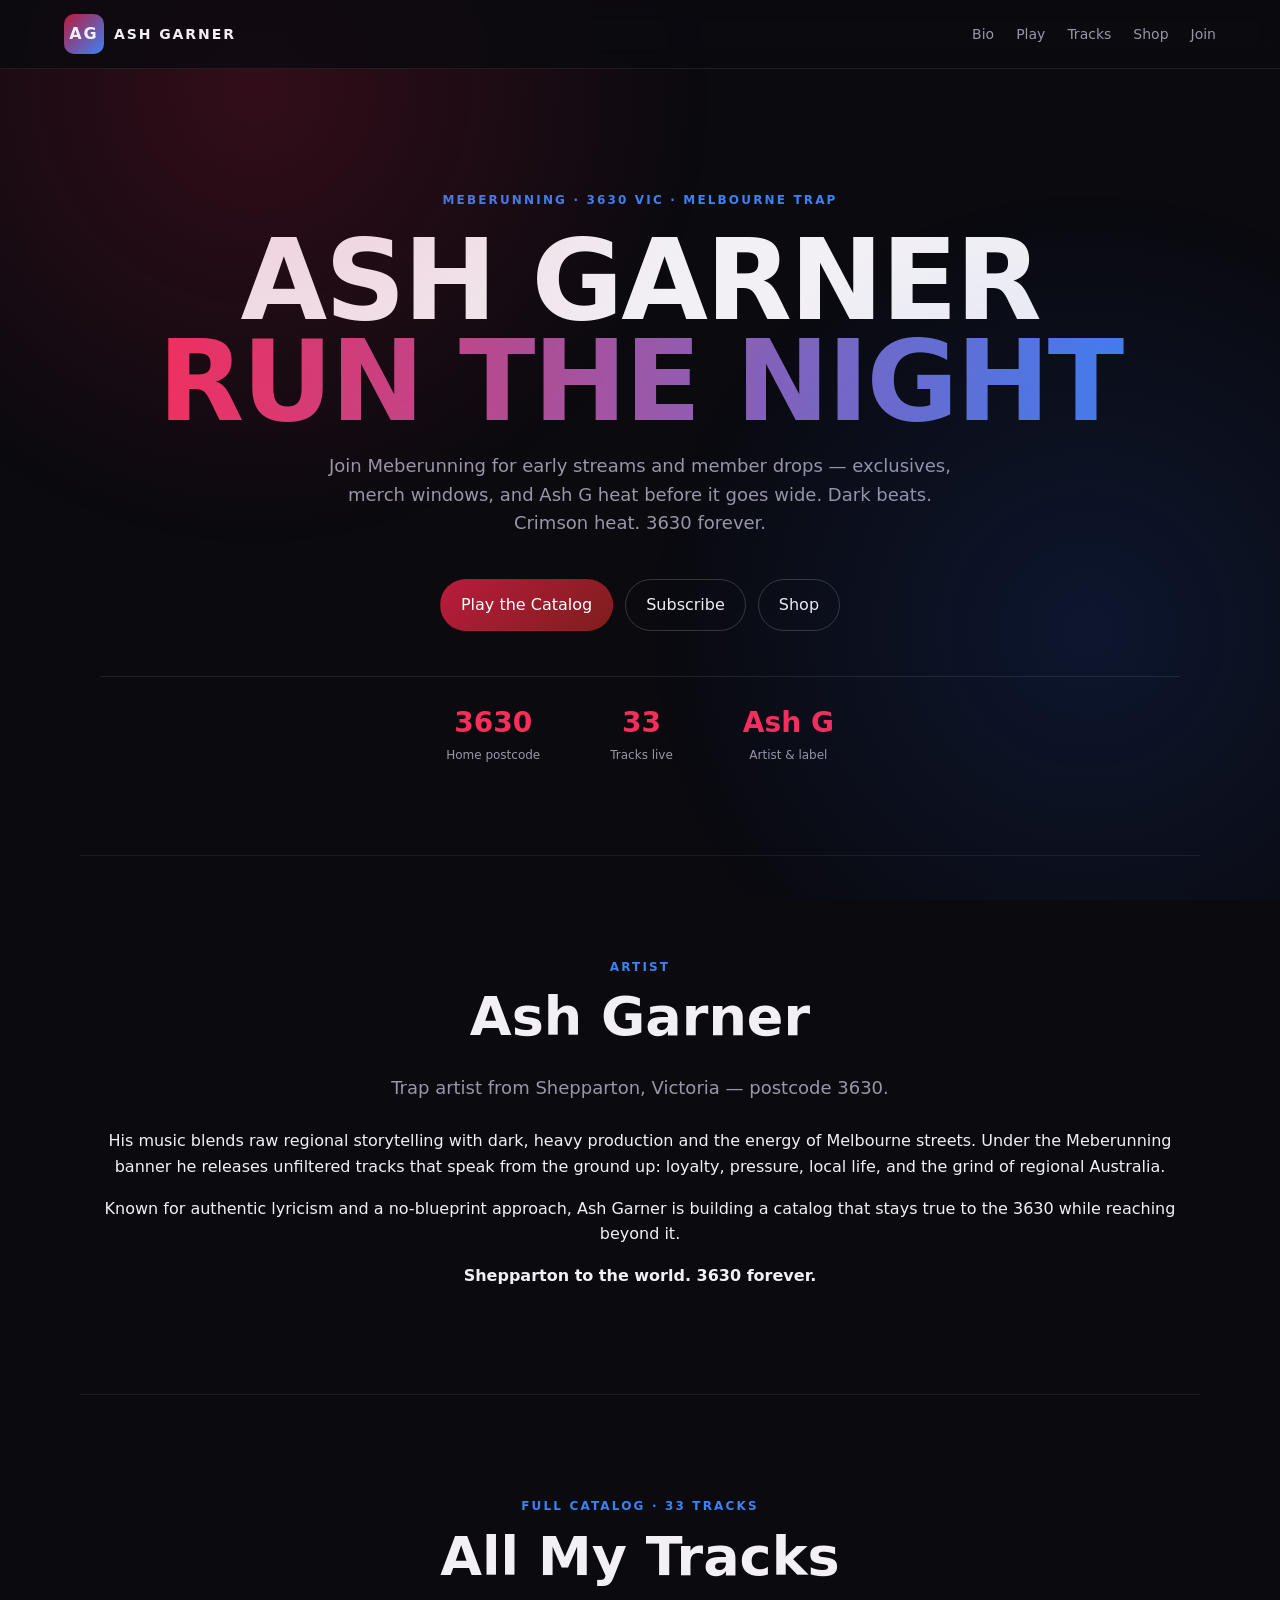
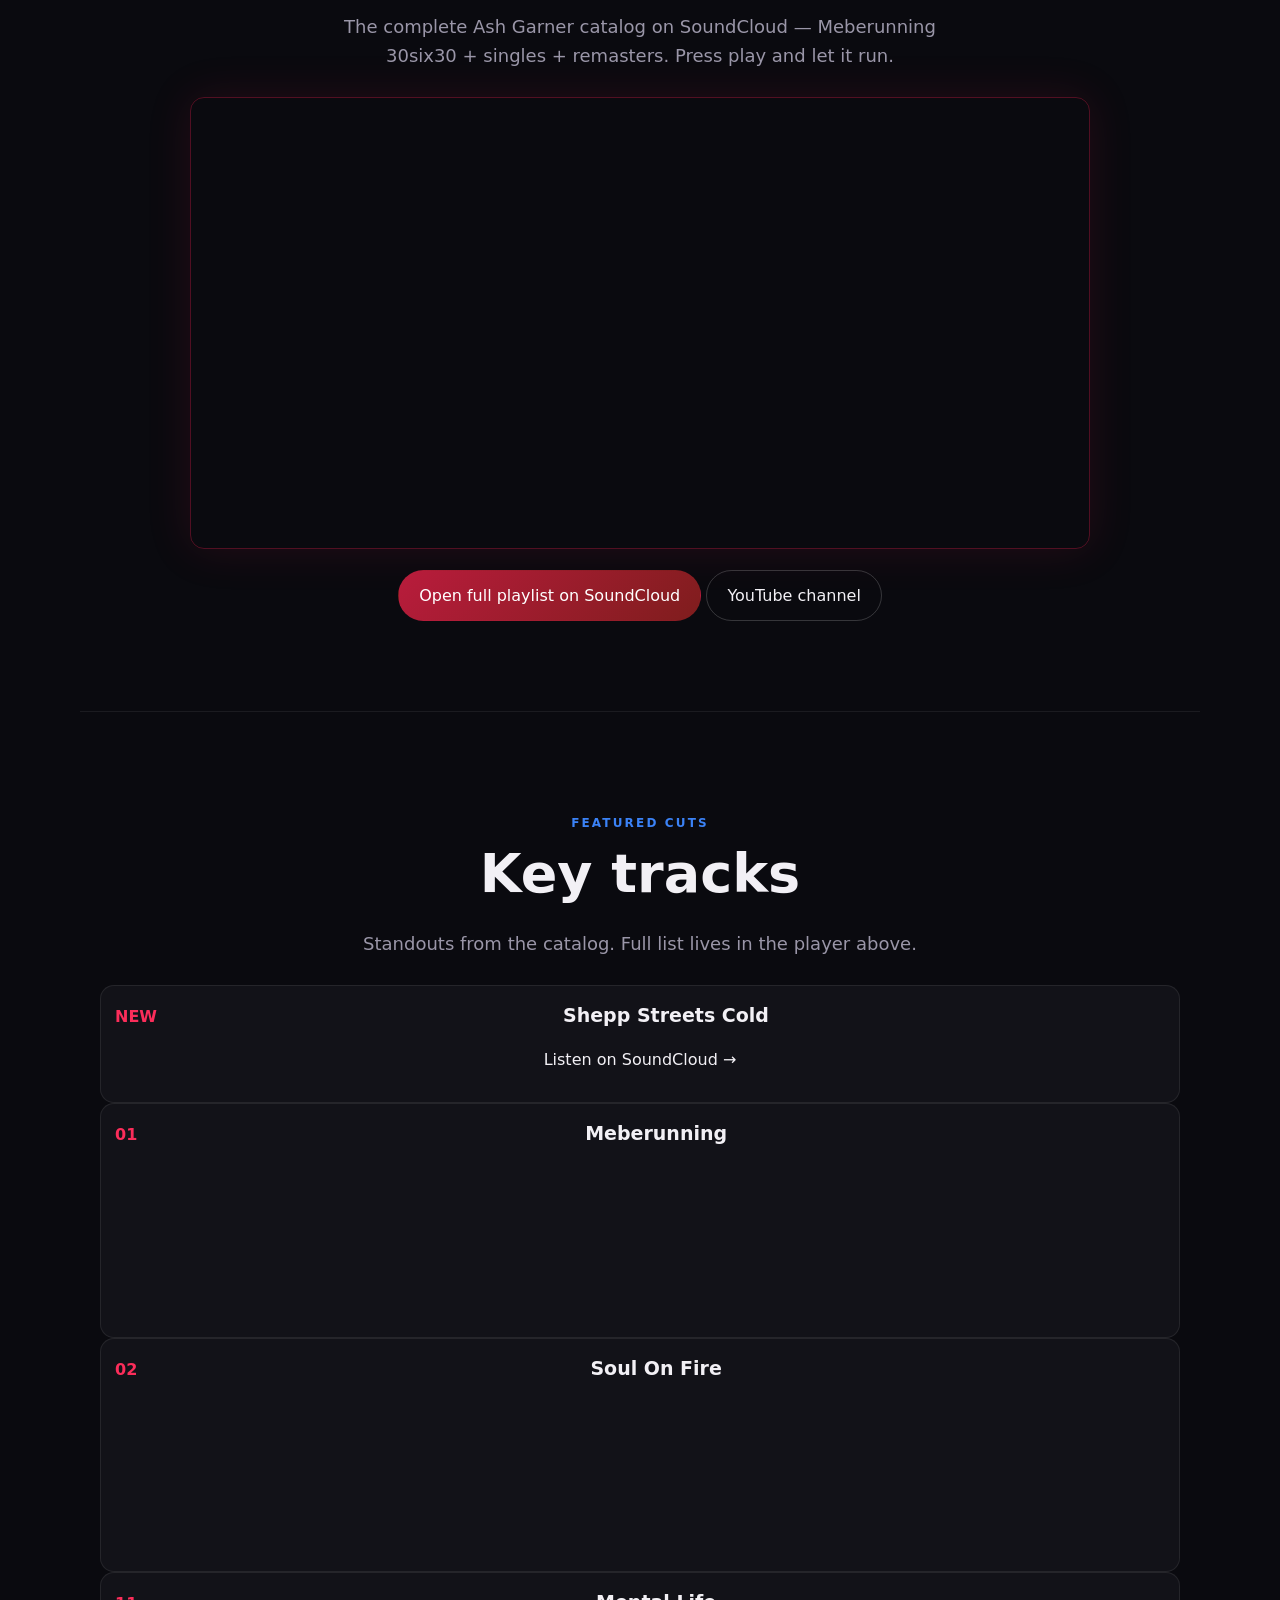
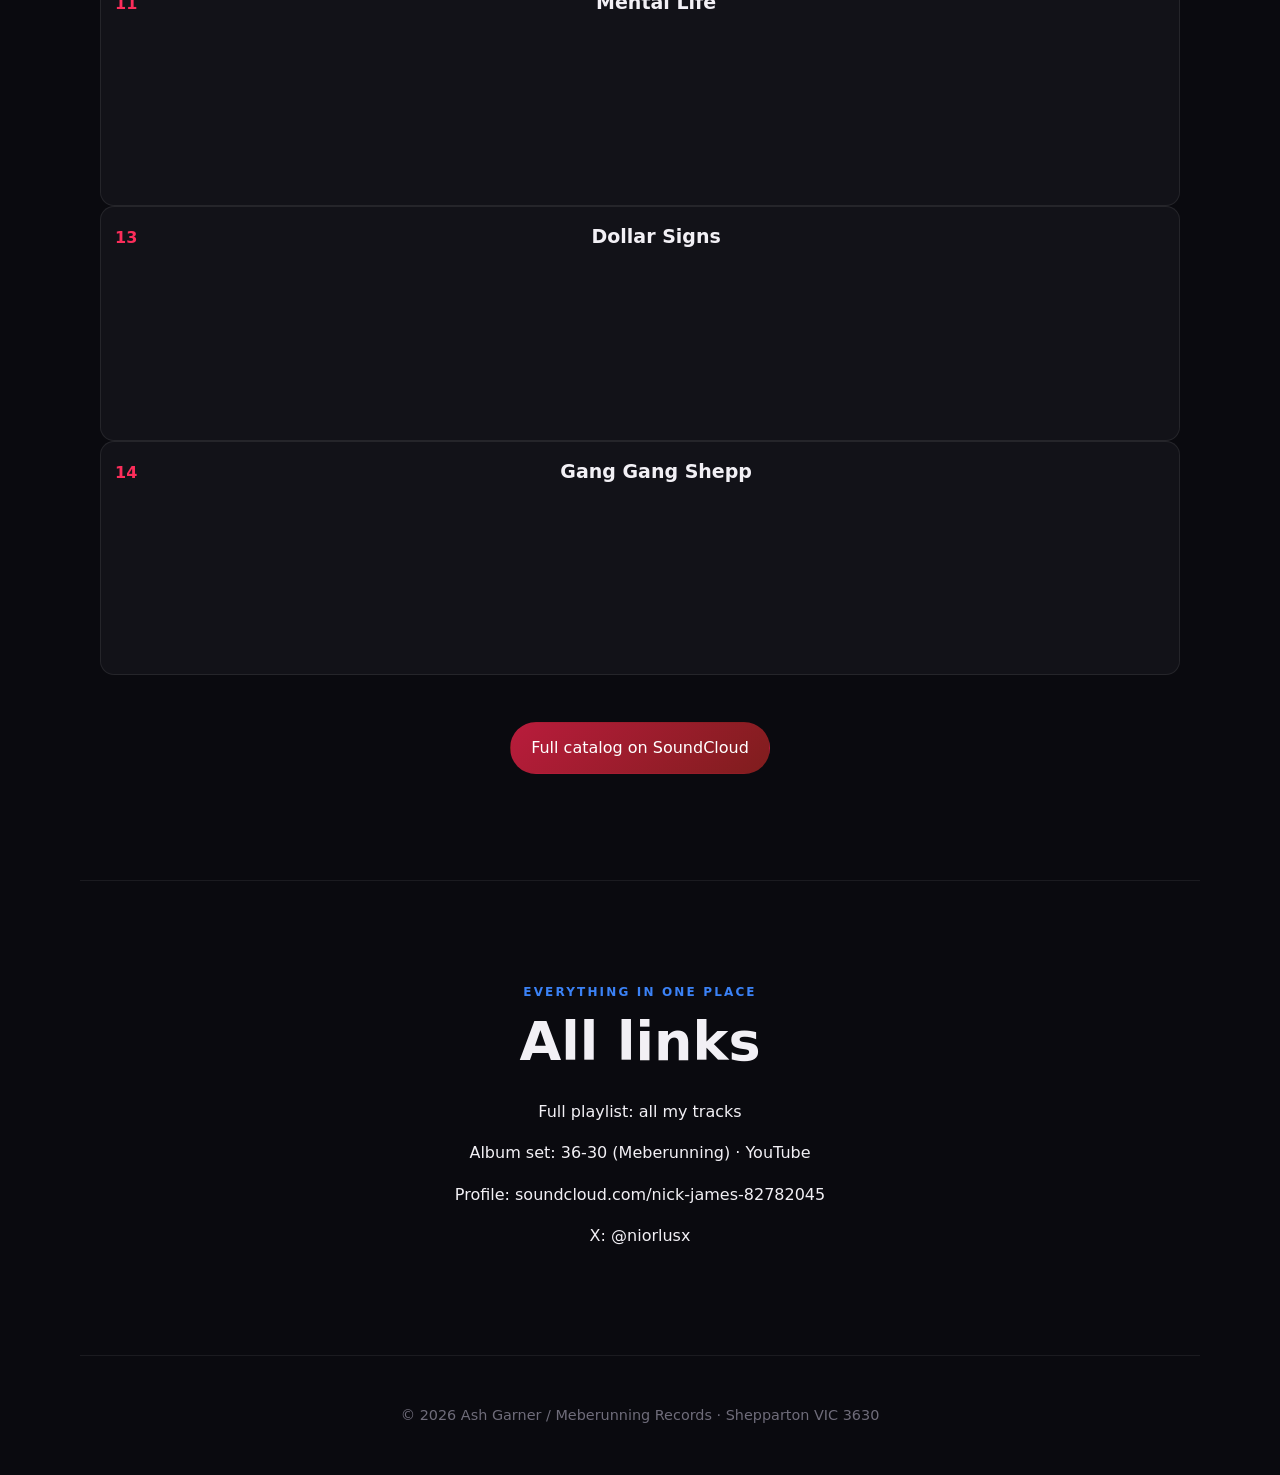
<file: index.html>
<!doctype html>
<html lang="en">
<head>
<meta charset="utf-8">
<meta name="viewport" content="width=device-width, initial-scale=1">
<title>Ash Garner — Meberunning 3630 | Australian Trap from Shepparton VIC</title>
<meta name="description" content="Ash Garner is a trap artist from Shepparton VIC 3630. Raw regional storytelling, heavy production, Melbourne heat. Stream the full catalog and join the membership.">
<meta name="keywords" content="Ash Garner, Meberunning, 3630, Shepparton, Australian hip hop, Aussie trap, Melbourne trap, VIC trap, Australian rap, regional rap, Meberunning Records, 3630 VIC">
<meta name="author" content="Ash Garner">
<meta name="copyright" content="© 2026 Ash Garner / Meberunning Records">
<meta name="robots" content="index, follow, max-image-preview:large">
<link rel="canonical" href="https://ash-garner-meberunning.vercel.app/">
<meta property="og:type" content="music.album">
<meta property="og:site_name" content="Ash Garner · Meberunning">
<meta property="og:title" content="Ash Garner — Meberunning 3630 | Australian Trap">
<meta property="og:description" content="Trap artist from Shepparton VIC 3630. Raw regional storytelling under the Meberunning banner. Stream the full catalog and join the circle.">
<meta property="og:url" content="https://ash-garner-meberunning.vercel.app/">
<meta property="og:image" content="https://ash-garner-meberunning.vercel.app/og-image.png">
<meta property="og:image:width" content="1200">
<meta property="og:image:height" content="630">
<meta property="og:locale" content="en_AU">
<meta property="music:musician" content="Ash Garner">
<meta property="music:release_date" content="2026">
<meta name="twitter:card" content="summary_large_image">
<meta name="twitter:site" content="@niorlusx">
<meta name="twitter:creator" content="@niorlusx">
<meta name="twitter:title" content="Ash Garner — Meberunning 3630">
<meta name="twitter:description" content="Trap artist from Shepparton VIC 3630. Stream the full catalog + join early drops.">
<meta name="twitter:image" content="https://ash-garner-meberunning.vercel.app/og-image.png">
<script type="application/ld+json">
{"@context":"https://schema.org","@type":"MusicGroup","name":"Ash Garner","alternateName":["Ash G","3630","Meberunning"],"url":"https://ash-garner-meberunning.vercel.app/","sameAs":["https://soundcloud.com/nick-james-82782045","https://www.youtube.com/@niorlusx","https://x.com/niorlusx"],"genre":["Hip Hop","Trap","Australian Hip Hop","Regional Rap"],"description":"Ash Garner is a trap artist from Shepparton, Victoria — postcode 3630. Raw regional storytelling, heavy production, and Melbourne heat under the Meberunning banner.","location":{"@type":"Place","name":"Shepparton, Victoria, Australia","address":{"@type":"PostalAddress","addressLocality":"Shepparton","addressRegion":"VIC","postalCode":"3630","addressCountry":"AU"}},"album":{"@type":"MusicAlbum","name":"Meberunning 30six30","byArtist":{"@type":"MusicGroup","name":"Ash Garner"},"numTracks":33,"genre":"Trap","url":"https://soundcloud.com/nick-james-82782045/sets/all-my-tracks","image":"https://ash-garner-meberunning.vercel.app/og-image.png"}}
</script>
<link rel="stylesheet" href="css/styles.css">
<link rel="stylesheet" href="css/v2.css">
</head>
<body>
<header>
  <a class="brand" href="#top"><b>AG</b><span>ASH GARNER</span></a>
  <nav>
    <a href="#bio">Bio</a>
    <a href="#album">Play</a>
    <a href="#catalog">Tracks</a>
    <a href="#shop">Shop</a>
    <a href="#pricing">Join</a>
  </nav>
</header>

<main id="top">
  <section class="hero">
    <p class="eyebrow">MEBERUNNING · 3630 VIC · MELBOURNE TRAP</p>
    <h1>ASH GARNER <em>RUN THE NIGHT</em></h1>
    <p class="lead">Join Meberunning for early streams and member drops — exclusives, merch windows, and Ash G heat before it goes wide. Dark beats. Crimson heat. 3630 forever.</p>
    <div class="actions">
      <a class="btn primary" href="#album">Play the Catalog</a>
      <a class="btn" href="#pricing">Subscribe</a>
      <a class="btn" href="#shop">Shop</a>
    </div>
    <div class="stats">
      <span><strong>3630</strong><small>Home postcode</small></span>
      <span><strong>33</strong><small>Tracks live</small></span>
      <span><strong>Ash G</strong><small>Artist & label</small></span>
    </div>
  </section>

  <section id="bio">
    <p class="eyebrow">ARTIST</p>
    <h2>Ash Garner</h2>
    <p class="lead">Trap artist from Shepparton, Victoria — postcode 3630.</p>
    <p>His music blends raw regional storytelling with dark, heavy production and the energy of Melbourne streets. Under the Meberunning banner he releases unfiltered tracks that speak from the ground up: loyalty, pressure, local life, and the grind of regional Australia.</p>
    <p>Known for authentic lyricism and a no-blueprint approach, Ash Garner is building a catalog that stays true to the 3630 while reaching beyond it.</p>
    <p><strong>Shepparton to the world. 3630 forever.</strong></p>
  </section>

  <section id="album">
    <p class="eyebrow">FULL CATALOG · 33 TRACKS</p>
    <h2>All My Tracks</h2>
    <p class="lead">The complete Ash Garner catalog on SoundCloud — Meberunning 30six30 + singles + remasters. Press play and let it run.</p>
    <div class="album-embed">
      <iframe title="SoundCloud — Ash Garner — all my tracks" width="100%" height="450" scrolling="no" frameborder="no" allow="autoplay; encrypted-media" src="https://w.soundcloud.com/player/?url=https%3A//api.soundcloud.com/playlists/2319347670&color=%23e11d48&auto_play=false&hide_related=false&show_comments=true&show_user=true&show_reposts=false&show_teaser=true&visual=true"></iframe>
    </div>
    <a class="btn primary" href="https://soundcloud.com/nick-james-82782045/sets/all-my-tracks" target="_blank" rel="noopener">Open full playlist on SoundCloud</a>
    <a class="btn" href="https://www.youtube.com/@niorlusx" target="_blank" rel="noopener">YouTube channel</a>
  </section>

  <section id="catalog">
    <p class="eyebrow">FEATURED CUTS</p>
    <h2>Key tracks</h2>
    <p class="lead">Standouts from the catalog. Full list lives in the player above.</p>

    <article class="track">
      <div class="track-h"><span class="no">NEW</span><h3>Shepp Streets Cold</h3></div>
      <p><a href="https://soundcloud.com/nick-james-82782045/sheppstreets" target="_blank" rel="noopener">Listen on SoundCloud →</a></p>
    </article>

    <article class="track">
      <div class="track-h"><span class="no">01</span><h3>Meberunning</h3></div>
      <iframe title="SoundCloud — Meberunning" loading="lazy" width="100%" height="166" scrolling="no" frameborder="no" allow="autoplay" src="https://w.soundcloud.com/player/?url=https%3A%2F%2Fapi.soundcloud.com%2Ftracks%2F2390679069&color=%23e11d48&visual=false&show_artwork=true"></iframe>
    </article>

    <article class="track">
      <div class="track-h"><span class="no">02</span><h3>Soul On Fire</h3></div>
      <iframe title="SoundCloud — Soul On Fire" loading="lazy" width="100%" height="166" scrolling="no" frameborder="no" allow="autoplay" src="https://w.soundcloud.com/player/?url=https%3A%2F%2Fapi.soundcloud.com%2Ftracks%2F2392734960&color=%23e11d48&visual=false&show_artwork=true"></iframe>
    </article>

    <article class="track">
      <div class="track-h"><span class="no">11</span><h3>Mental Life</h3></div>
      <iframe title="SoundCloud — Mental Life" loading="lazy" width="100%" height="166" scrolling="no" frameborder="no" allow="autoplay" src="https://w.soundcloud.com/player/?url=https%3A%2F%2Fapi.soundcloud.com%2Ftracks%2F2393118129&color=%23e11d48&visual=false&show_artwork=true"></iframe>
    </article>

    <article class="track">
      <div class="track-h"><span class="no">13</span><h3>Dollar Signs</h3></div>
      <iframe title="SoundCloud — Dollar Signs" loading="lazy" width="100%" height="166" scrolling="no" frameborder="no" allow="autoplay" src="https://w.soundcloud.com/player/?url=https%3A%2F%2Fapi.soundcloud.com%2Ftracks%2F2407416546&color=%23e11d48&visual=false&show_artwork=true"></iframe>
    </article>

    <article class="track">
      <div class="track-h"><span class="no">14</span><h3>Gang Gang Shepp</h3></div>
      <iframe title="SoundCloud — Gang Gang Shepp" loading="lazy" width="100%" height="166" scrolling="no" frameborder="no" allow="autoplay" src="https://w.soundcloud.com/player/?url=https%3A%2F%2Fapi.soundcloud.com%2Ftracks%2F2407417017&color=%23e11d48&visual=false&show_artwork=true"></iframe>
    </article>

    <p style="margin-top:2rem"><a class="btn primary" href="https://soundcloud.com/nick-james-82782045" target="_blank" rel="noopener">Full catalog on SoundCloud</a></p>
  </section>

  <section id="links">
    <p class="eyebrow">EVERYTHING IN ONE PLACE</p>
    <h2>All links</h2>
    <p>Full playlist: <a href="https://soundcloud.com/nick-james-82782045/sets/all-my-tracks" target="_blank" rel="noopener">all my tracks</a></p>
    <p>Album set: <a href="https://soundcloud.com/nick-james-82782045/sets/ash-garner-3630-vic-1" target="_blank" rel="noopener">36-30 (Meberunning)</a> · <a href="https://www.youtube.com/@niorlusx" target="_blank" rel="noopener">YouTube</a></p>
    <p>Profile: <a href="https://soundcloud.com/nick-james-82782045" target="_blank" rel="noopener">soundcloud.com/nick-james-82782045</a></p>
    <p>X: <a href="https://x.com/niorlusx" target="_blank" rel="noopener">@niorlusx</a></p>
  </section>
</main>

<footer style="padding:3rem 1.5rem;text-align:center;opacity:0.7;font-size:0.9rem">
  © 2026 Ash Garner / Meberunning Records · Shepparton VIC 3630
</footer>
</body>
</html>
</file>
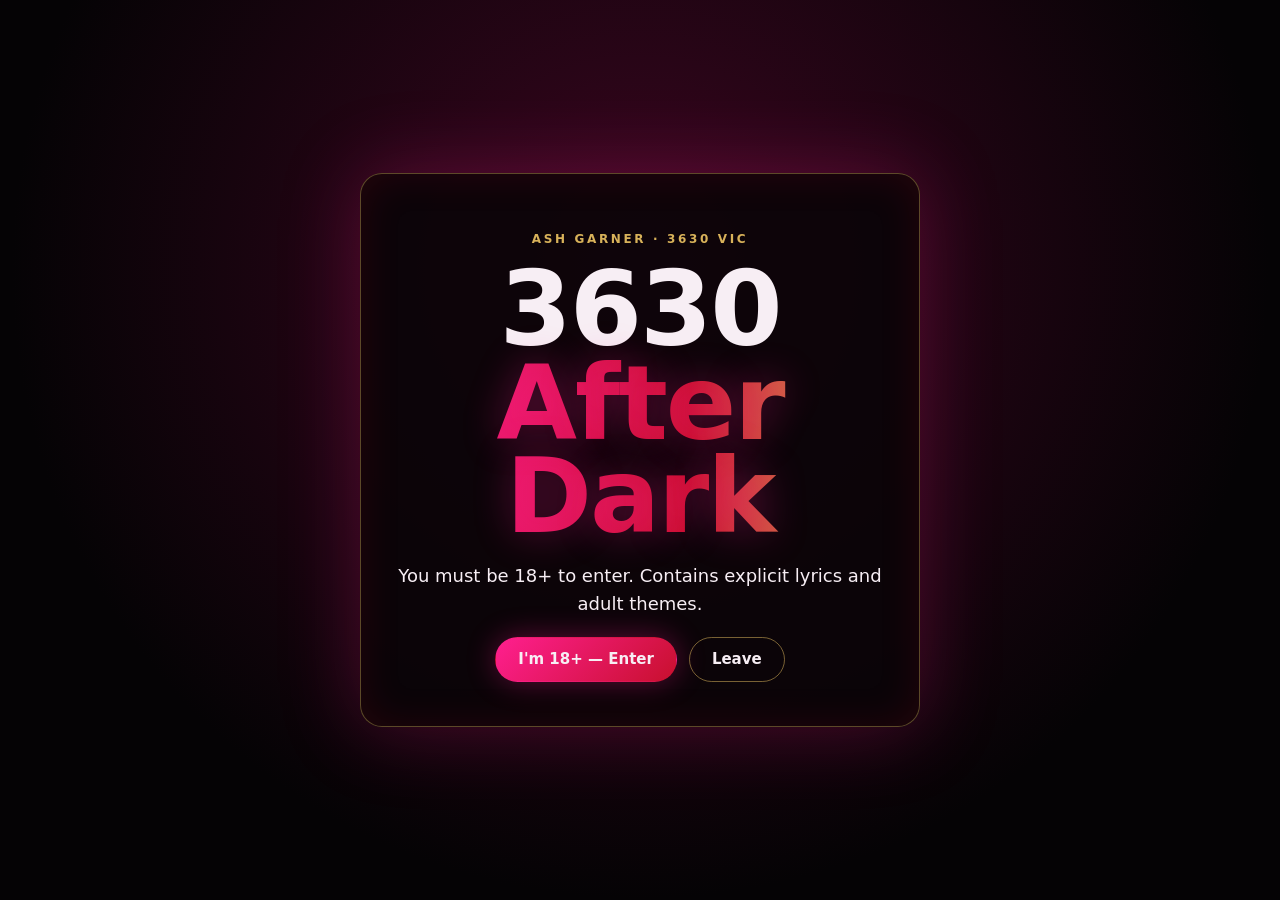
<file: after-dark/index.html>
<!doctype html>
<html lang='en'><head><meta charset='utf-8'><meta name='viewport' content='width=device-width, initial-scale=1'>
<meta name='robots' content='noindex, nofollow, noarchive'><meta name='rating' content='adult'>
<meta name='description' content='3630 After Dark: the 18+ explicit side of Ash Garner. Age verification required.'>
<meta name='copyright' content='© 2026 Ash Garner'><meta name='author' content='Ash Garner'>
<title>3630 After Dark (18+) · Ash Garner</title>
<link rel='stylesheet' href='/css/after-dark.css'></head>
<body class='locked'>
<div id='gate' role='dialog' aria-modal='true' aria-labelledby='gate-h'><div class='gate-box'>
<p class='eyebrow'>ASH GARNER · 3630 VIC</p><h1 id='gate-h'>3630 <em>After Dark</em></h1>
<p class='warn'>You must be 18+ to enter. Contains explicit lyrics and adult themes.</p>
<div class='gate-actions'><button id='enter' class='btn hot'>I'm 18+ — Enter</button><a id='leave' class='btn' href='/'>Leave</a></div>
<noscript><p class='warn'>JavaScript is required to confirm your age.</p></noscript></div></div>
<header><a class='brand' href='/'><b>AG</b><span>ASH GARNER</span></a><nav><a href='/'>Store</a><a href='#hooks'>Hooks</a><a href='#montage'>Club Mix</a><a href='#tracks'>Explicit Tracks</a><a href='#lyrics'>Lyrics</a></nav></header>
<main id='club'>
<section class='hero'><p class='eyebrow'>18+ · EXPLICIT · 3630 VIC</p><h1>3630 <em>After Dark</em></h1>
<p class='lead'>Velvet rope, neon, bass. The explicit side of 36-30 (Meberunning): uncut hooks, club visuals and the tracks your mum shouldn't hear.</p>
<div class='actions'><a class='btn hot' href='#hooks'>Watch the hooks</a><a class='btn' href='#tracks'>Play explicit</a></div></section>
<section id='hooks'><p class='eyebrow'>VERTICAL · UNCUT</p><h2>The Spicy Hooks</h2><div class='vids'><figure class='vid' data-src='/after-dark/media/AshGarner-She-Talkin-With-It-Spicy-Explicit.mp4'><div class='frame'><video playsinline controls preload='metadata' muted loop></video><div class='fallback'><b>She Talkin With It</b><span>Video drops soon. Hear the track below.</span></div></div><figcaption><strong>She Talkin With It</strong><small>Crunk in the club · 9:16 · explicit</small></figcaption></figure><figure class='vid' data-src='/after-dark/media/AshGarner-OG-Must-Spicy-Explicit.mp4'><div class='frame'><video playsinline controls preload='metadata' muted loop></video><div class='fallback'><b>OG Must</b><span>Video drops soon. Hear the track below.</span></div></div><figcaption><strong>OG Must</strong><small>Melbourne nights cold · 9:16 · explicit</small></figcaption></figure><figure class='vid' data-src='/after-dark/media/AshGarner-Day-2-Way-Spicy-Explicit.mp4'><div class='frame'><video playsinline controls preload='metadata' muted loop></video><div class='fallback'><b>Day 2 Way</b><span>Video drops soon. Hear the track below.</span></div></div><figcaption><strong>Day 2 Way</strong><small>Step in the club · 9:16 · explicit</small></figcaption></figure><figure class='vid' data-src='/after-dark/media/AshGarner-Soul-On-Fire-Spicy-Explicit.mp4'><div class='frame'><video playsinline controls preload='metadata' muted loop></video><div class='fallback'><b>Soul On Fire</b><span>Video drops soon. Hear the track below.</span></div></div><figcaption><strong>Soul On Fire</strong><small>Dancing in light · 9:16 · explicit</small></figcaption></figure></div></section>
<section id='montage'><p class='eyebrow'>CLUB MIX</p><h2>After Dark Club Montage</h2><div class='vids one'><figure class='vid' data-src='/after-dark/media/AshGarner-Club-Montage-Spicy-Explicit.mp4'><div class='frame'><video playsinline controls preload='metadata' muted loop></video><div class='fallback'><b>After Dark Club Mix</b><span>Video drops soon. Hear the track below.</span></div></div><figcaption><strong>After Dark Club Mix</strong><small>She Talkin With It × Day 2 Way · 9:16 · explicit</small></figcaption></figure></div></section>
<section id='tracks'><p class='eyebrow'>EXPLICIT VERSIONS</p><h2>Play It Loud</h2><div class='scs'><div class='sc'><iframe title='SoundCloud — Ash Garner — She Talkin With It' loading='lazy' width='100%' height='300' scrolling='no' frameborder='no' allow='autoplay' src='https://w.soundcloud.com/player/?url=https%3A%2F%2Fapi.soundcloud.com%2Ftracks%2F2392791348&amp;color=%23ff1f8f&amp;visual=true&amp;show_artwork=true'></iframe></div><div class='sc'><iframe title='SoundCloud — Ash Garner — OG Must' loading='lazy' width='100%' height='300' scrolling='no' frameborder='no' allow='autoplay' src='https://w.soundcloud.com/player/?url=https%3A%2F%2Fapi.soundcloud.com%2Ftracks%2F2394342627&amp;color=%23ff1f8f&amp;visual=true&amp;show_artwork=true'></iframe></div><div class='sc'><iframe title='SoundCloud — Ash Garner — Day 2 Way' loading='lazy' width='100%' height='300' scrolling='no' frameborder='no' allow='autoplay' src='https://w.soundcloud.com/player/?url=https%3A%2F%2Fapi.soundcloud.com%2Ftracks%2F2390678034&amp;color=%23ff1f8f&amp;visual=true&amp;show_artwork=true'></iframe></div><div class='sc'><iframe title='SoundCloud — Ash Garner — Soul On Fire' loading='lazy' width='100%' height='300' scrolling='no' frameborder='no' allow='autoplay' src='https://w.soundcloud.com/player/?url=https%3A%2F%2Fapi.soundcloud.com%2Ftracks%2F2392734960&amp;color=%23ff1f8f&amp;visual=true&amp;show_artwork=true'></iframe></div></div></section>
<section id='lyrics'><p class='eyebrow'>BARS</p><h2>Lyric Cards</h2><div class='lyrics'><article class='lyric'><p class='eyebrow'>LYRIC CARD</p><h3>She Talkin With It</h3><p class='bars'>Chop the screw,<br>lean in the cup<br>Southern drawl thick,<br>we don&#x27;t give a fuck<br>Candy paint drippin&#x27;,<br>trunks full of work<br>I stomp on the scene,<br>leave a body<br>in the dirt<br>Crunk in the club,<br>throw it in the night<br>Skanky strippers tits out<br>pussy tight and right<br>Houston to<br>Atlanta we run this shit</p></article><article class='lyric'><p class='eyebrow'>LYRIC CARD</p><h3>OG Must</h3><p class='bars'>Melbourne nights cold,<br>lanes full of snakes<br>I move with the<br>underworld stackin&#x27; the states<br>No Hollywood glamour,<br>just concrete and steel<br>Slutty, stanky,<br>bitches, strip tits out,<br>let the whole city kneel<br>Spicy with the bars,<br>no flip of pure dirt<br>Aussie street,<br>let them breathe<br>a permanent hurt<br>From the west<br>to the east,<br>we claim every block<br>Go off the wrong one,<br>get your lights locked<br>While that tight pussy pop</p></article><article class='lyric'><p class='eyebrow'>LYRIC CARD</p><h3>Day 2 Way</h3><p class='bars'>Step in the club with<br>a code and a contract<br>Everything NDA when I<br>bend her back<br>She said I<br>like bad habits,<br>she my relapse<br>I said I like sharp<br>minds and a mean ass<br>Wrist on frost,<br>but the room stay steamy<br>Hand on throat and<br>her voice get creamy<br>She don&#x27;t want love,<br>she want screenshots<br>Tryna turn my<br>DMs into detox<br>I&#x27;m in the phone</p></article><article class='lyric'><p class='eyebrow'>LYRIC CARD</p><h3>Soul On Fire</h3><p class='bars'>She&#x27;s dancing in light,<br>burning up the midnight<br>Turn the music up,<br>let the worries fade<br>She laughs,<br>she spins<br>Got my whole heart tripping<br>Every move she makes</p></article></div></section>
</main>
<footer><strong>3630 After Dark</strong><span> · Ash Garner · Shepparton 3630 VIC</span><p class='copy'>© 2026 Ash Garner. All rights reserved. 18+ only. All performers depicted are adults and fully clothed.</p></footer>
<script src='/js/after-dark.js'></script></body></html>
</file>
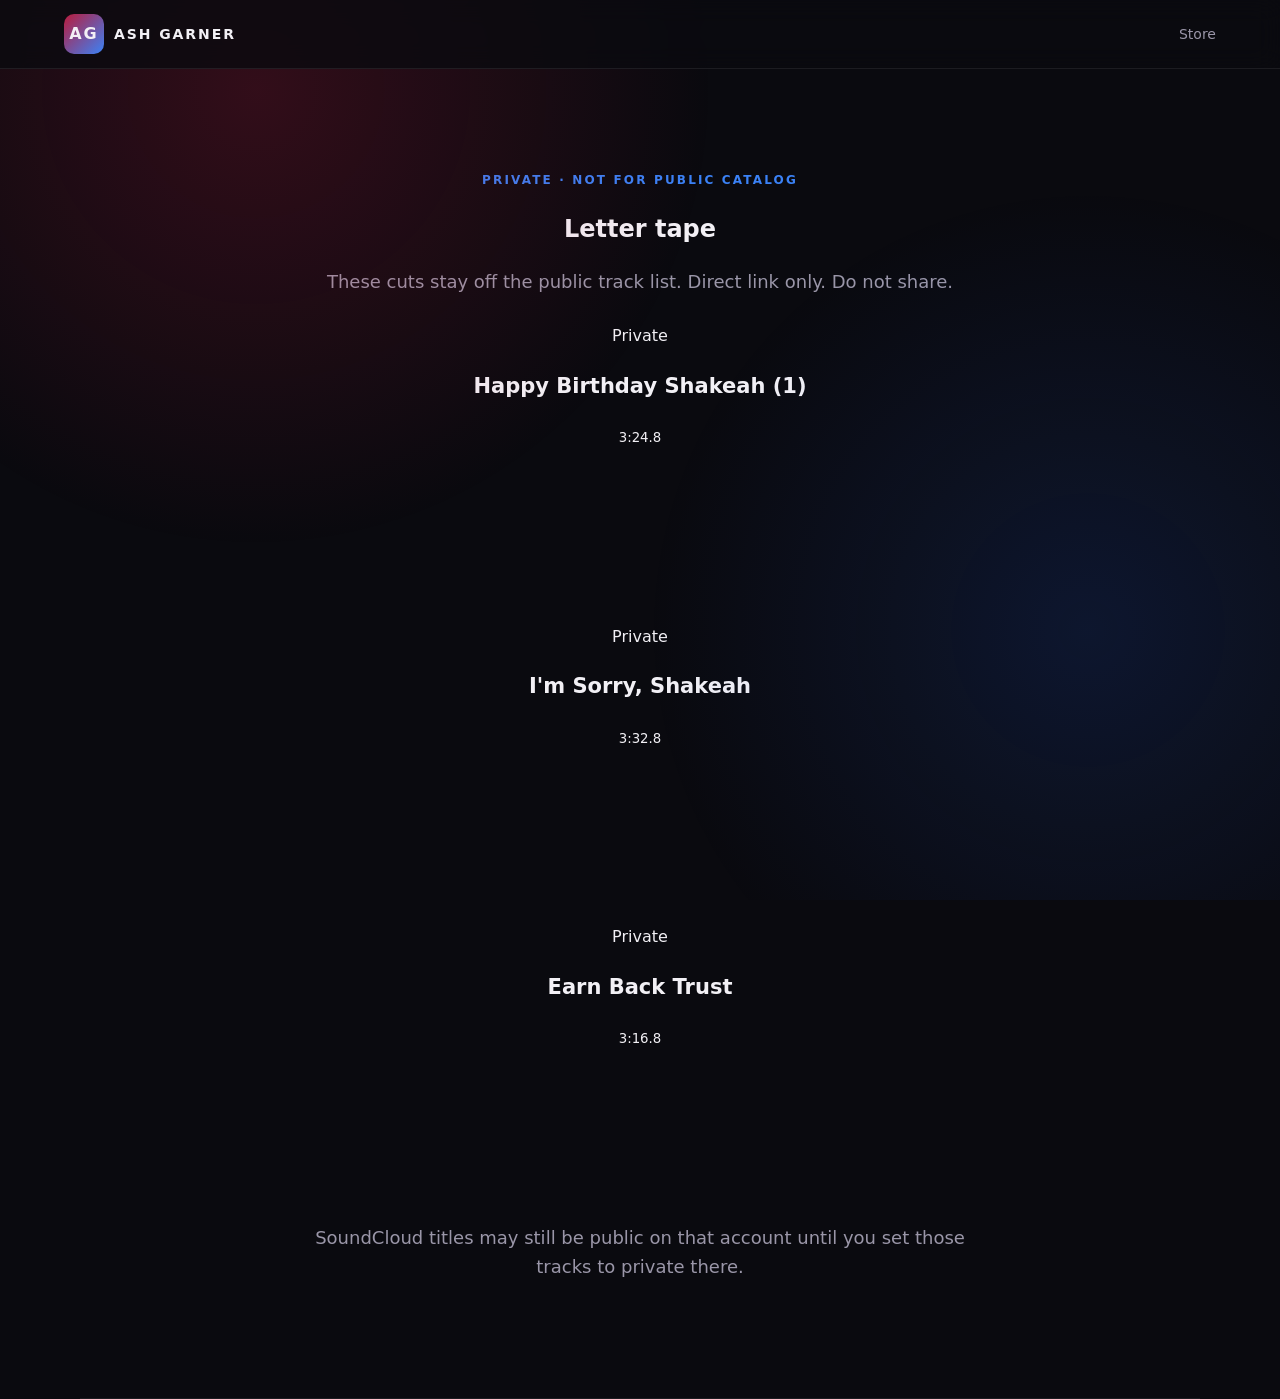
<file: private/index.html>
<!doctype html>
<html lang='en'>
<head>
<meta charset='utf-8'>
<meta name='viewport' content='width=device-width, initial-scale=1'>
<meta name='robots' content='noindex, nofollow, noarchive'>
<title>Private tape · Ash Garner</title>
<link rel='stylesheet' href='/css/styles.css'>
</head>
<body>
<header><a class='brand' href='/'><b>AG</b><span>ASH GARNER</span></a><nav><a href='/'>Store</a></nav></header>
<main>
<section>
<p class='eyebrow'>PRIVATE · NOT FOR PUBLIC CATALOG</p>
<h1>Letter tape</h1>
<p class='lead'>These cuts stay off the public track list. Direct link only. Do not share.</p>
<div class='tracks'>
<article class='track' id='p-001'>
<div class='track-h'><span class='no'>Private</span><h3>Happy Birthday Shakeah (1)</h3><small>3:24.8</small></div>
<iframe title='Private player' loading='lazy' width='100%' height='166' scrolling='no' frameborder='no' allow='autoplay' src='https://w.soundcloud.com/player/?url=https%3A%2F%2Fapi.soundcloud.com%2Ftracks%2F2404604394&amp;color=%23e11d48&amp;visual=false&amp;show_artwork=true'></iframe>
</article>
<article class='track' id='p-002'>
<div class='track-h'><span class='no'>Private</span><h3>I'm Sorry, Shakeah</h3><small>3:32.8</small></div>
<iframe title='Private player' loading='lazy' width='100%' height='166' scrolling='no' frameborder='no' allow='autoplay' src='https://w.soundcloud.com/player/?url=https%3A%2F%2Fapi.soundcloud.com%2Ftracks%2F2402848587&amp;color=%23e11d48&amp;visual=false&amp;show_artwork=true'></iframe>
</article>
<article class='track' id='p-003'>
<div class='track-h'><span class='no'>Private</span><h3>Earn Back Trust</h3><small>3:16.8</small></div>
<iframe title='Private player' loading='lazy' width='100%' height='166' scrolling='no' frameborder='no' allow='autoplay' src='https://w.soundcloud.com/player/?url=https%3A%2F%2Fapi.soundcloud.com%2Ftracks%2F2402845770&amp;color=%23e11d48&amp;visual=false&amp;show_artwork=true'></iframe>
</article>
</div>
<p class='lead'>SoundCloud titles may still be public on that account until you set those tracks to private there.</p>
</section>
</main>
</body>
</html>
</file>
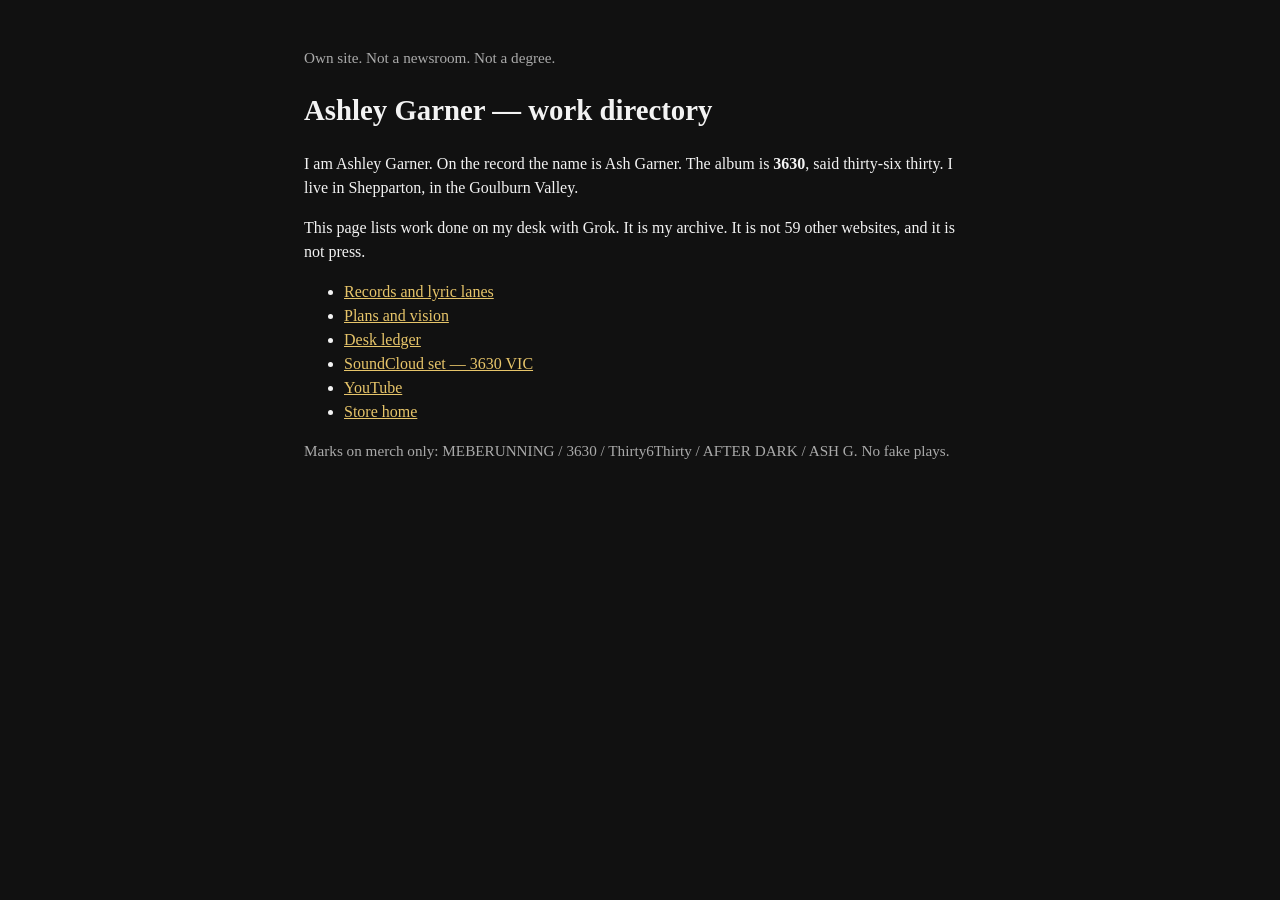
<file: work/index.html>
<!DOCTYPE html>
<html lang="en-AU">
<head>
<meta charset="utf-8">
<meta name="viewport" content="width=device-width, initial-scale=1">
<title>Work directory — Ashley Garner / 3630</title>
<meta name="description" content="Ashley Garner work directory. Music name Ash Garner. Album 3630. Shepparton, Goulburn Valley. Own site, not a news report.">
<style>
body{margin:0;background:#111;color:#f3f3f3;font:16px/1.5 Georgia,serif}
main{max-width:42rem;margin:0 auto;padding:2rem 1.2rem 4rem}
a{color:#e7c56a} h1{font-size:1.8rem} .note{color:#aaa;font-size:.95rem}
</style>
</head>
<body>
<main>
<p class="note">Own site. Not a newsroom. Not a degree.</p>
<h1>Ashley Garner — work directory</h1>
<p>I am Ashley Garner. On the record the name is Ash Garner. The album is <strong>3630</strong>, said thirty-six thirty. I live in Shepparton, in the Goulburn Valley.</p>
<p>This page lists work done on my desk with Grok. It is my archive. It is not 59 other websites, and it is not press.</p>
<ul>
<li><a href="records.html">Records and lyric lanes</a></li>
<li><a href="vision.html">Plans and vision</a></li>
<li><a href="desk.html">Desk ledger</a></li>
<li><a href="https://soundcloud.com/nick-james-82782045/sets/ash-garner-3630-vic-1">SoundCloud set — 3630 VIC</a></li>
<li><a href="https://www.youtube.com/@niorlusx">YouTube</a></li>
<li><a href="/">Store home</a></li>
</ul>
<p class="note">Marks on merch only: MEBERUNNING / 3630 / Thirty6Thirty / AFTER DARK / ASH G. No fake plays.</p>
</main>
</body>
</html>
</file>
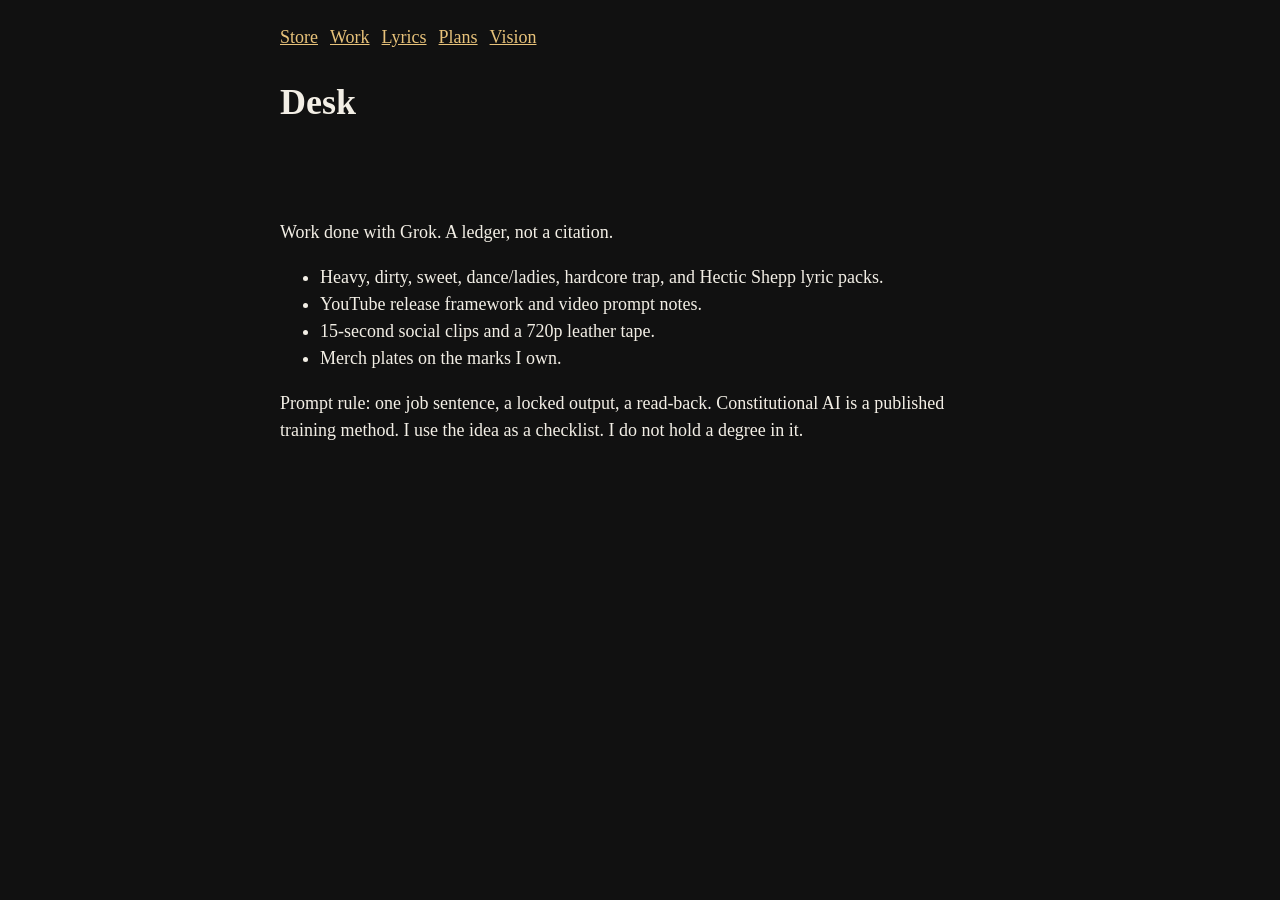
<file: work/desk.html>
<!doctype html><html lang="en"><head><meta charset="utf-8"><meta name="viewport" content="width=device-width,initial-scale=1"><title>Desk — Ashley Garner</title><style>body{margin:0;background:#111;color:#f3efe6;font:18px/1.5 Georgia,serif}a{color:#e7c27a}header,main{max-width:720px;margin:auto;padding:24px}nav a{margin-right:12px}</style></head><body><header><nav><a href="/">Store</a><a href="/work/">Work</a><a href="/work/lyrics.html">Lyrics</a><a href="/work/plans.html">Plans</a><a href="/work/vision.html">Vision</a></nav><h1>Desk</h1></header><main><p>Work done with Grok. A ledger, not a citation.</p><ul><li>Heavy, dirty, sweet, dance/ladies, hardcore trap, and Hectic Shepp lyric packs.</li><li>YouTube release framework and video prompt notes.</li><li>15-second social clips and a 720p leather tape.</li><li>Merch plates on the marks I own.</li></ul><p>Prompt rule: one job sentence, a locked output, a read-back. Constitutional AI is a published training method. I use the idea as a checklist. I do not hold a degree in it.</p></main></body></html>
</file>
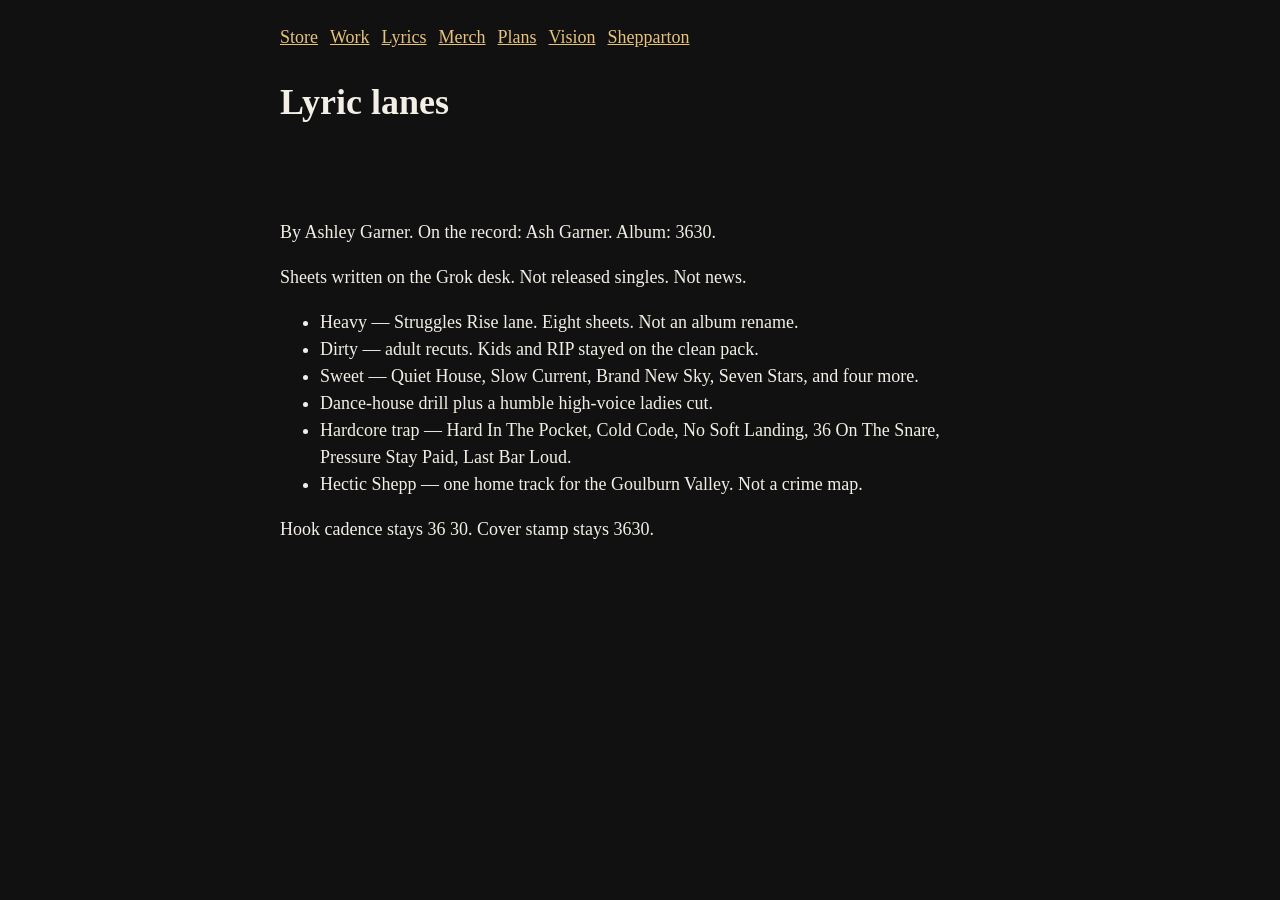
<file: work/lyrics.html>
<!doctype html><html lang="en"><head><meta charset="utf-8"><meta name="viewport" content="width=device-width,initial-scale=1"><title>Lyric lanes — Ashley Garner</title><style>body{margin:0;background:#111;color:#f3efe6;font:18px/1.5 Georgia,serif}a{color:#e7c27a}header,main{max-width:720px;margin:auto;padding:24px}nav a{margin-right:12px}</style></head><body><header><nav><a href="/">Store</a><a href="/work/">Work</a><a href="/work/lyrics.html">Lyrics</a><a href="/work/merch.html">Merch</a><a href="/work/plans.html">Plans</a><a href="/work/vision.html">Vision</a><a href="/work/shepparton.html">Shepparton</a></nav><h1>Lyric lanes</h1></header><main><p>By Ashley Garner. On the record: Ash Garner. Album: 3630.</p><p>Sheets written on the Grok desk. Not released singles. Not news.</p><ul><li>Heavy — Struggles Rise lane. Eight sheets. Not an album rename.</li><li>Dirty — adult recuts. Kids and RIP stayed on the clean pack.</li><li>Sweet — Quiet House, Slow Current, Brand New Sky, Seven Stars, and four more.</li><li>Dance-house drill plus a humble high-voice ladies cut.</li><li>Hardcore trap — Hard In The Pocket, Cold Code, No Soft Landing, 36 On The Snare, Pressure Stay Paid, Last Bar Loud.</li><li>Hectic Shepp — one home track for the Goulburn Valley. Not a crime map.</li></ul><p>Hook cadence stays 36 30. Cover stamp stays 3630.</p></main></body></html>
</file>
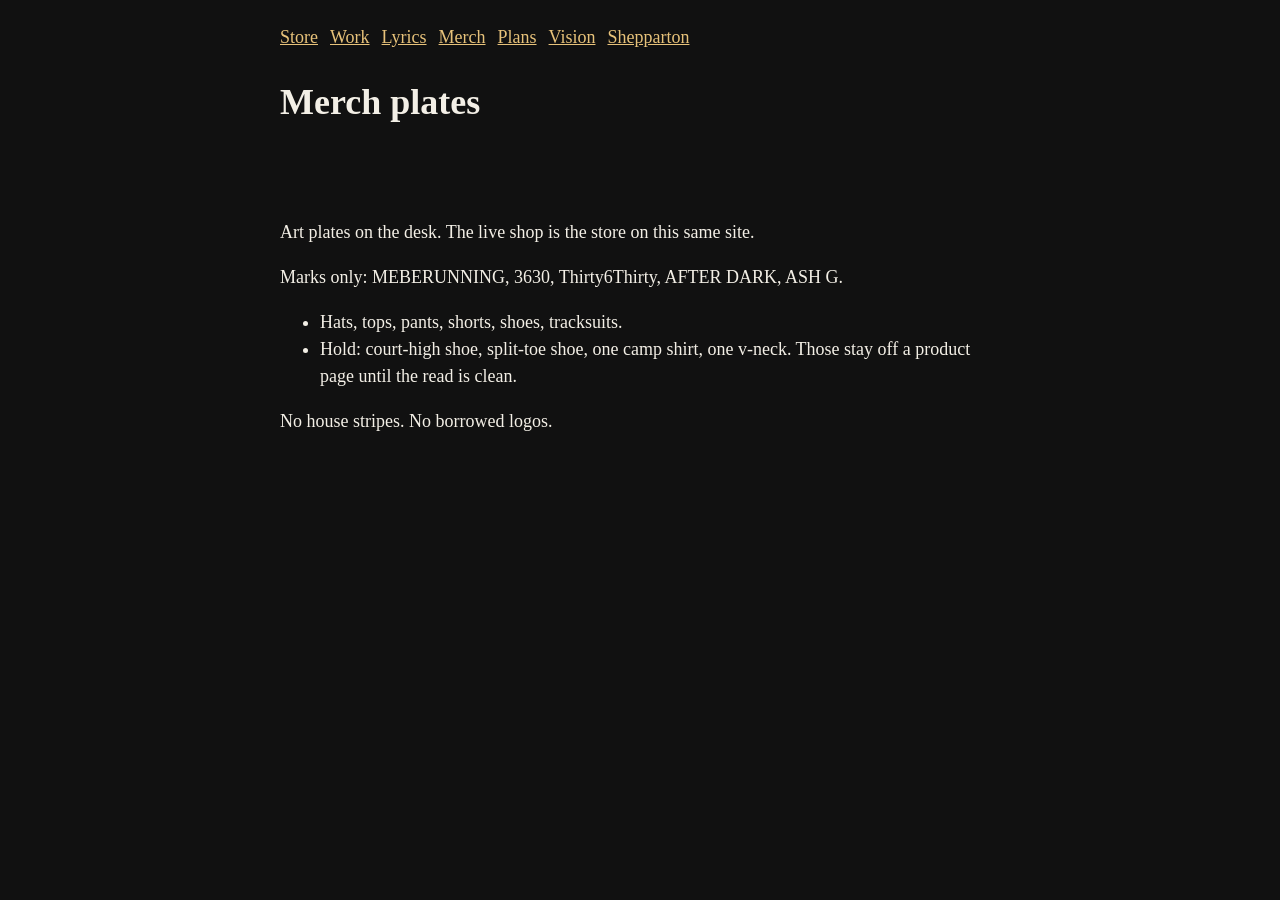
<file: work/merch.html>
<!doctype html><html lang="en"><head><meta charset="utf-8"><meta name="viewport" content="width=device-width,initial-scale=1"><title>Merch plates — Ashley Garner</title><style>body{margin:0;background:#111;color:#f3efe6;font:18px/1.5 Georgia,serif}a{color:#e7c27a}header,main{max-width:720px;margin:auto;padding:24px}nav a{margin-right:12px}</style></head><body><header><nav><a href="/">Store</a><a href="/work/">Work</a><a href="/work/lyrics.html">Lyrics</a><a href="/work/merch.html">Merch</a><a href="/work/plans.html">Plans</a><a href="/work/vision.html">Vision</a><a href="/work/shepparton.html">Shepparton</a></nav><h1>Merch plates</h1></header><main><p>Art plates on the desk. The live shop is the store on this same site.</p><p>Marks only: MEBERUNNING, 3630, Thirty6Thirty, AFTER DARK, ASH G.</p><ul><li>Hats, tops, pants, shorts, shoes, tracksuits.</li><li>Hold: court-high shoe, split-toe shoe, one camp shirt, one v-neck. Those stay off a product page until the read is clean.</li></ul><p>No house stripes. No borrowed logos.</p></main></body></html>
</file>
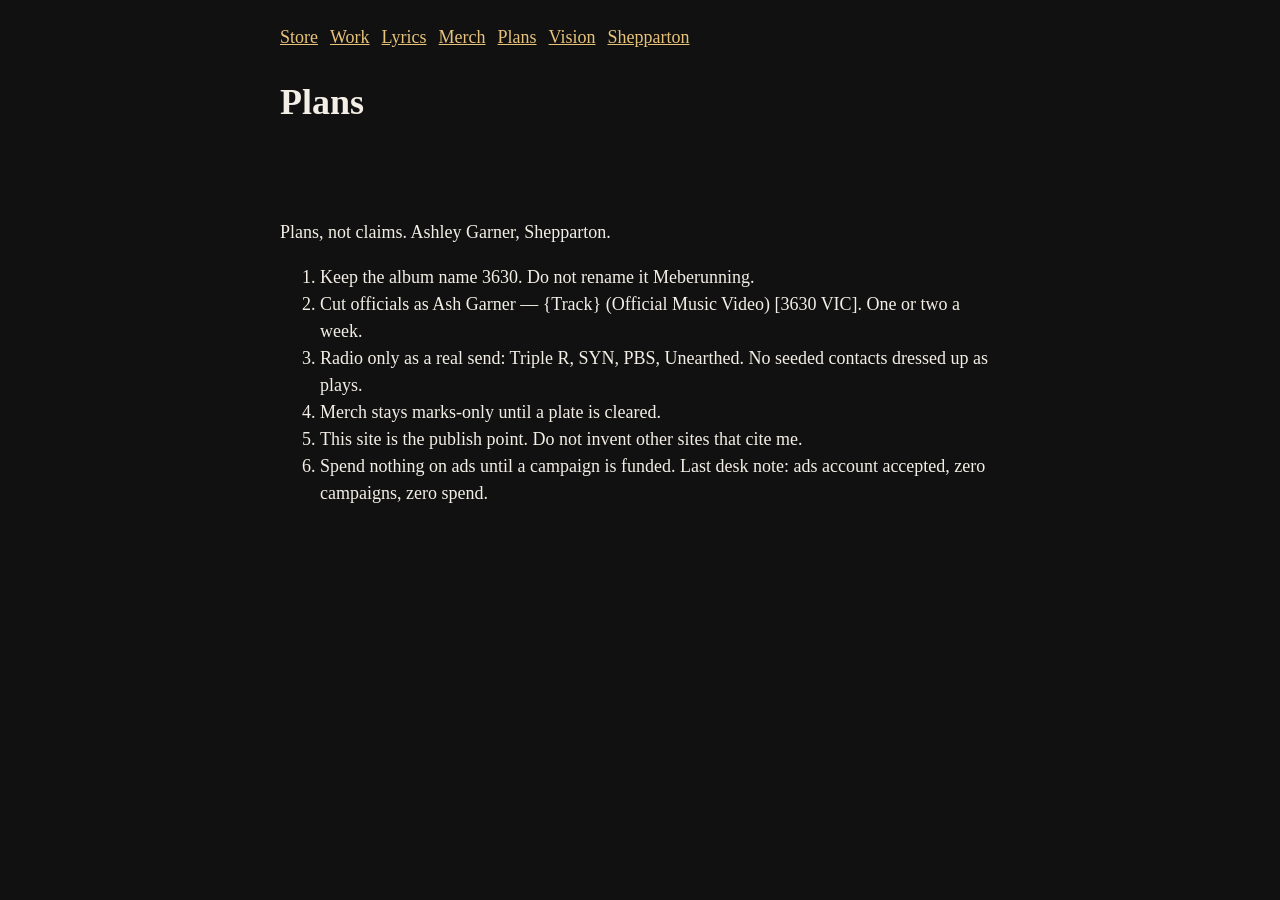
<file: work/plans.html>
<!doctype html><html lang="en"><head><meta charset="utf-8"><meta name="viewport" content="width=device-width,initial-scale=1"><title>Plans — Ashley Garner</title><style>body{margin:0;background:#111;color:#f3efe6;font:18px/1.5 Georgia,serif}a{color:#e7c27a}header,main{max-width:720px;margin:auto;padding:24px}nav a{margin-right:12px}</style></head><body><header><nav><a href="/">Store</a><a href="/work/">Work</a><a href="/work/lyrics.html">Lyrics</a><a href="/work/merch.html">Merch</a><a href="/work/plans.html">Plans</a><a href="/work/vision.html">Vision</a><a href="/work/shepparton.html">Shepparton</a></nav><h1>Plans</h1></header><main><p>Plans, not claims. Ashley Garner, Shepparton.</p><ol><li>Keep the album name 3630. Do not rename it Meberunning.</li><li>Cut officials as Ash Garner — {Track} (Official Music Video) [3630 VIC]. One or two a week.</li><li>Radio only as a real send: Triple R, SYN, PBS, Unearthed. No seeded contacts dressed up as plays.</li><li>Merch stays marks-only until a plate is cleared.</li><li>This site is the publish point. Do not invent other sites that cite me.</li><li>Spend nothing on ads until a campaign is funded. Last desk note: ads account accepted, zero campaigns, zero spend.</li></ol></main></body></html>
</file>
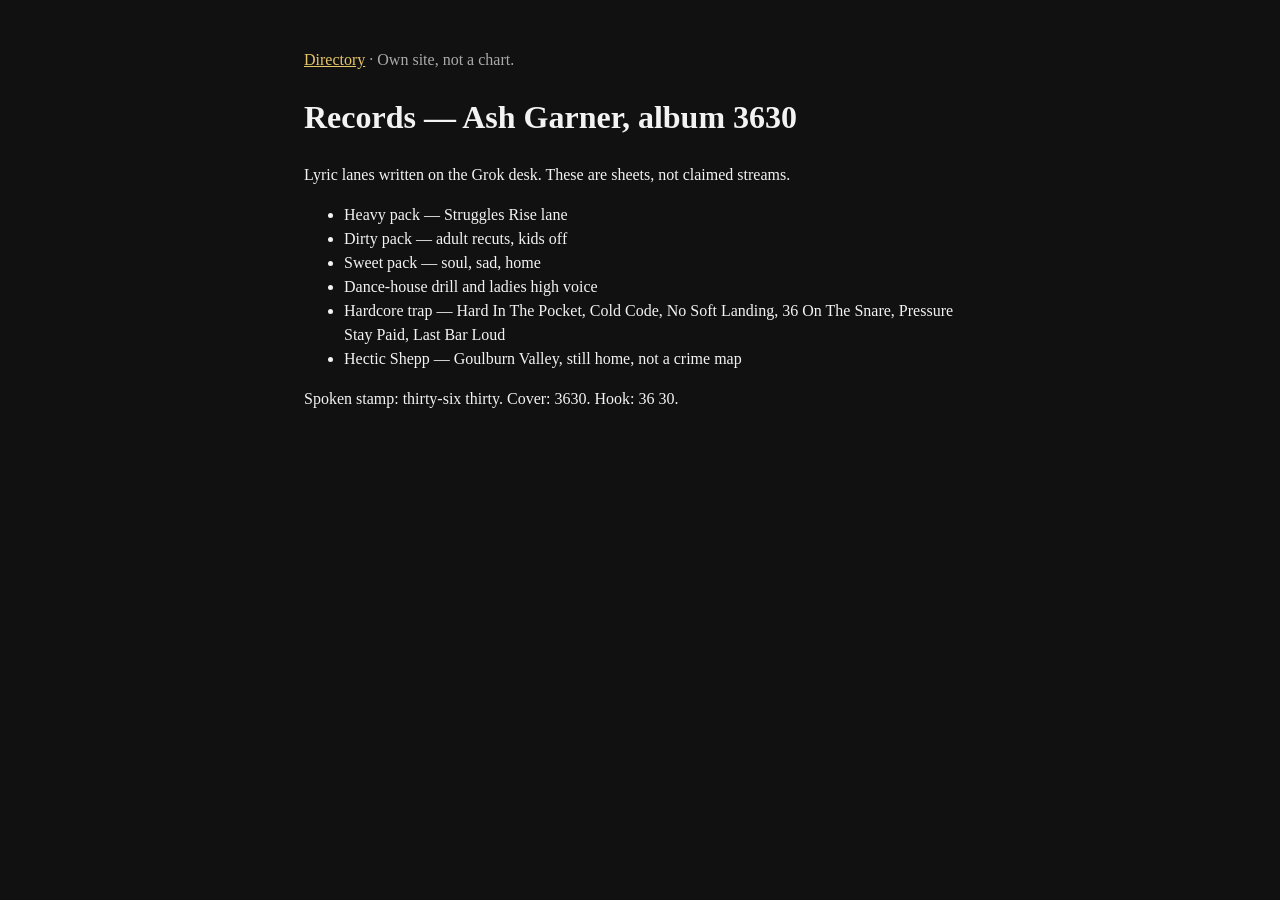
<file: work/records.html>
<!DOCTYPE html>
<html lang="en-AU">
<head>
<meta charset="utf-8">
<meta name="viewport" content="width=device-width, initial-scale=1">
<title>Records — Ash Garner 3630</title>
<style>body{margin:0;background:#111;color:#f3f3f3;font:16px/1.5 Georgia,serif}main{max-width:42rem;margin:0 auto;padding:2rem 1.2rem 4rem}a{color:#e7c56a}.note{color:#aaa}</style>
</head>
<body>
<main>
<p class="note"><a href="index.html">Directory</a> · Own site, not a chart.</p>
<h1>Records — Ash Garner, album 3630</h1>
<p>Lyric lanes written on the Grok desk. These are sheets, not claimed streams.</p>
<ul>
<li>Heavy pack — Struggles Rise lane</li>
<li>Dirty pack — adult recuts, kids off</li>
<li>Sweet pack — soul, sad, home</li>
<li>Dance-house drill and ladies high voice</li>
<li>Hardcore trap — Hard In The Pocket, Cold Code, No Soft Landing, 36 On The Snare, Pressure Stay Paid, Last Bar Loud</li>
<li>Hectic Shepp — Goulburn Valley, still home, not a crime map</li>
</ul>
<p>Spoken stamp: thirty-six thirty. Cover: 3630. Hook: 36 30.</p>
</main>
</body>
</html>
</file>
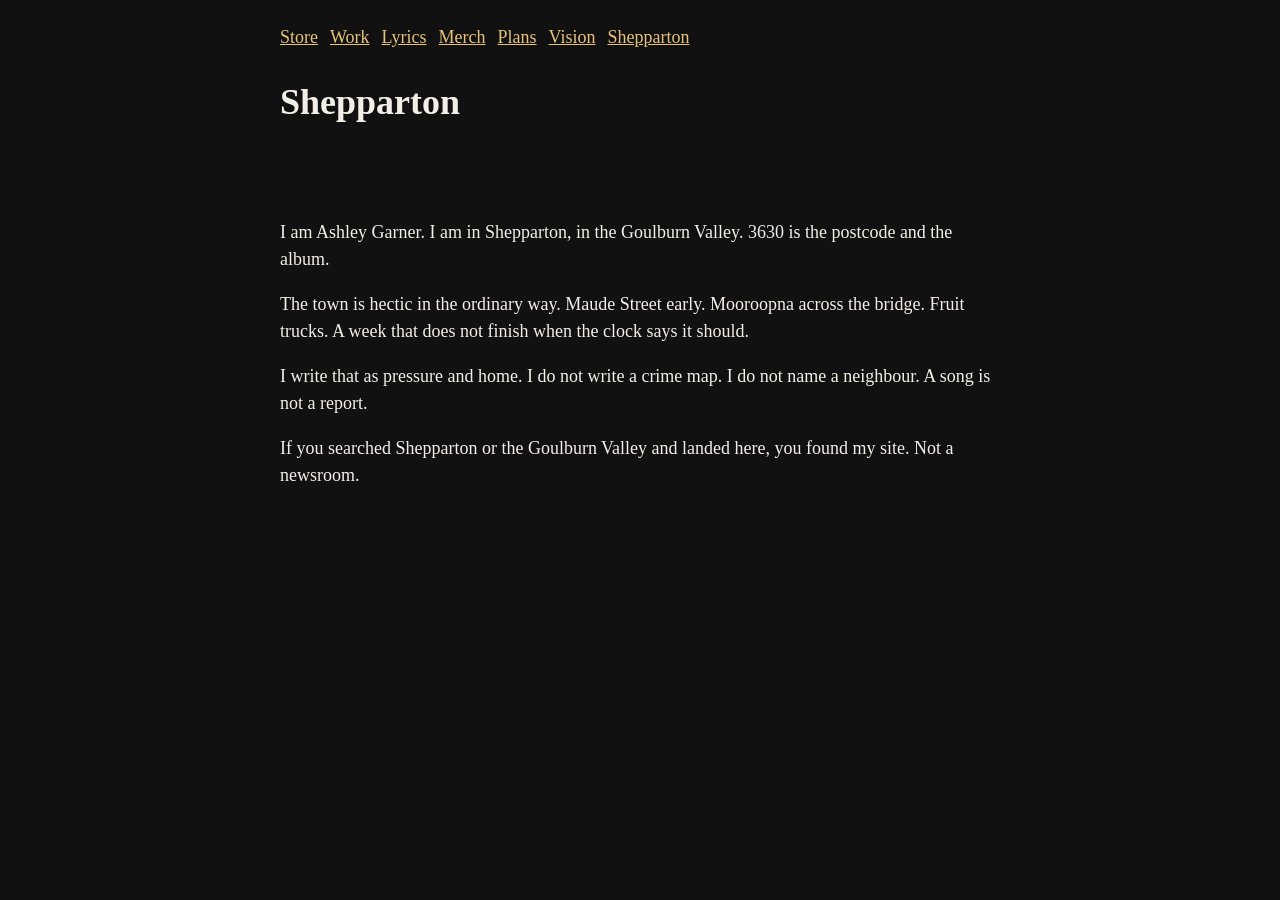
<file: work/shepparton.html>
<!doctype html><html lang="en"><head><meta charset="utf-8"><meta name="viewport" content="width=device-width,initial-scale=1"><title>Shepparton — Ashley Garner</title><style>body{margin:0;background:#111;color:#f3efe6;font:18px/1.5 Georgia,serif}a{color:#e7c27a}header,main{max-width:720px;margin:auto;padding:24px}nav a{margin-right:12px}</style></head><body><header><nav><a href="/">Store</a><a href="/work/">Work</a><a href="/work/lyrics.html">Lyrics</a><a href="/work/merch.html">Merch</a><a href="/work/plans.html">Plans</a><a href="/work/vision.html">Vision</a><a href="/work/shepparton.html">Shepparton</a></nav><h1>Shepparton</h1></header><main><p>I am Ashley Garner. I am in Shepparton, in the Goulburn Valley. 3630 is the postcode and the album.</p><p>The town is hectic in the ordinary way. Maude Street early. Mooroopna across the bridge. Fruit trucks. A week that does not finish when the clock says it should.</p><p>I write that as pressure and home. I do not write a crime map. I do not name a neighbour. A song is not a report.</p><p>If you searched Shepparton or the Goulburn Valley and landed here, you found my site. Not a newsroom.</p></main></body></html>
</file>
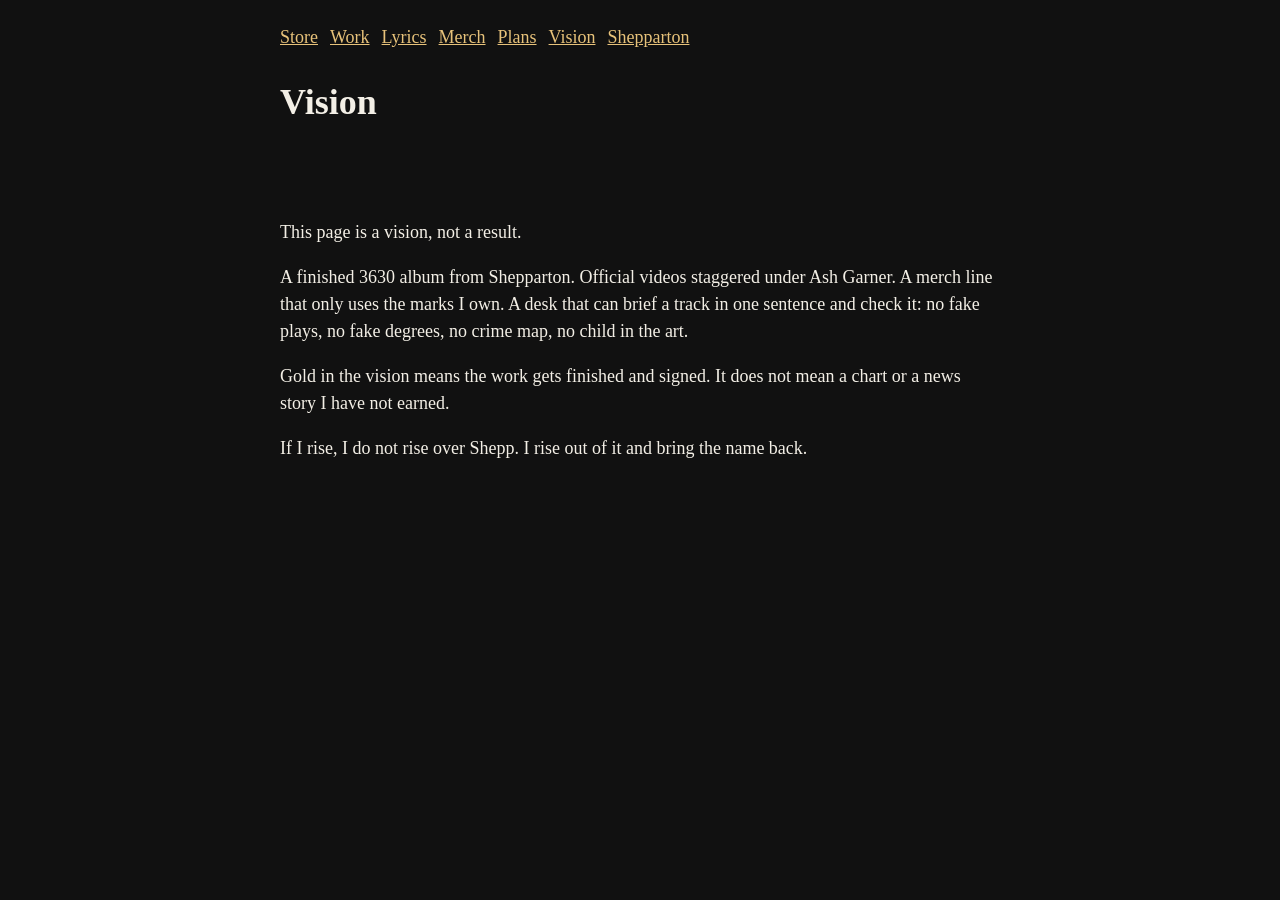
<file: work/vision.html>
<!doctype html><html lang="en"><head><meta charset="utf-8"><meta name="viewport" content="width=device-width,initial-scale=1"><title>Vision — Ashley Garner</title><style>body{margin:0;background:#111;color:#f3efe6;font:18px/1.5 Georgia,serif}a{color:#e7c27a}header,main{max-width:720px;margin:auto;padding:24px}nav a{margin-right:12px}</style></head><body><header><nav><a href="/">Store</a><a href="/work/">Work</a><a href="/work/lyrics.html">Lyrics</a><a href="/work/merch.html">Merch</a><a href="/work/plans.html">Plans</a><a href="/work/vision.html">Vision</a><a href="/work/shepparton.html">Shepparton</a></nav><h1>Vision</h1></header><main><p>This page is a vision, not a result.</p><p>A finished 3630 album from Shepparton. Official videos staggered under Ash Garner. A merch line that only uses the marks I own. A desk that can brief a track in one sentence and check it: no fake plays, no fake degrees, no crime map, no child in the art.</p><p>Gold in the vision means the work gets finished and signed. It does not mean a chart or a news story I have not earned.</p><p>If I rise, I do not rise over Shepp. I rise out of it and bring the name back.</p></main></body></html>
</file>
<file: css/styles.css>
:root{--bg:#0a0a0f;--card:#15151e;--text:#f2f0f5;--muted:#9a96a8;--red:#e11d48;--blue:#3b82f6}*{box-sizing:border-box}html{scroll-behavior:smooth}body{margin:0;background:var(--bg);color:var(--text);font:16px/1.6 Inter,system-ui,sans-serif}body:before{content:'';position:fixed;inset:0;pointer-events:none;background:radial-gradient(circle at 20% 10%,#e11d4830,transparent 35%),radial-gradient(circle at 85% 70%,#2563eb25,transparent 35%)}header{position:sticky;top:0;z-index:2;display:flex;justify-content:space-between;align-items:center;padding:14px max(5vw,20px);background:#0a0a0fcc;border-bottom:1px solid #ffffff14;backdrop-filter:blur(12px)}a{color:inherit;text-decoration:none}.brand{display:flex;align-items:center;gap:10px;font-weight:800;letter-spacing:.12em}.brand b{display:grid;place-items:center;width:40px;height:40px;border-radius:10px;background:linear-gradient(135deg,var(--red),var(--blue))}.brand span{font-size:14px}nav{display:flex;gap:22px;color:var(--muted);font-size:14px}nav a:hover{color:white}main{max-width:1120px;margin:auto}section{padding:90px 20px;border-bottom:1px solid #ffffff12}.hero{text-align:center;padding-top:110px}.eyebrow{color:var(--blue);font-size:12px;font-weight:700;letter-spacing:.18em}.hero h1{font-size:clamp(52px,11vw,112px);line-height:.9;margin:20px 0;font-weight:900}.hero h1 em{display:block;font-style:normal;background:linear-gradient(90deg,#fb2d5a,var(--blue));color:transparent;background-clip:text}.lead{max-width:650px;margin:0 auto 26px;color:var(--muted);font-size:18px}.actions{display:flex;gap:12px;justify-content:center;flex-wrap:wrap}.btn{display:inline-block;padding:12px 20px;border:1px solid #ffffff2e;border-radius:999px;margin-top:15px}.btn:hover{border-color:var(--blue)}.primary{border-color:transparent;background:linear-gradient(135deg,var(--red),#be123c);color:white}.stats{display:flex;justify-content:center;gap:70px;border-top:1px solid #ffffff18;margin:45px auto 0;padding-top:24px}.stats strong,.price{display:block;font-size:28px;color:#fb2d5a}.stats small,.price small{display:block;font-size:12px;color:var(--muted)}h2{font-size:clamp(34px,5vw,54px);line-height:1.05;margin:8px 0 28px}h3{font-size:21px}section:not(.hero){text-align:center}.chips,.grid{display:grid;grid-template-columns:repeat(3,1fr);gap:14px;max-width:900px;margin:25px auto}.chips{display:flex;flex-wrap:wrap;justify-content:center}.chips a{padding:8px 14px;border:1px solid #ffffff18;border-radius:99px;color:var(--muted);background:var(--card)}.grid article,.grid blockquote,.prices article{margin:0;background:var(--card);border:1px solid #ffffff12;border-radius:16px;padding:25px;text-align:left}.grid p,blockquote{color:var(--muted)}blockquote cite{display:block;margin-top:18px;color:var(--blue);font-style:normal}.prices article{display:flex;flex-direction:column}.prices .featured{border-color:#e11d4899;box-shadow:0 0 45px #e11d4824}.prices .btn{margin-top:auto;align-self:stretch;text-align:center}details{max-width:720px;margin:10px auto;text-align:left;background:var(--card);padding:18px 22px;border:1px solid #ffffff12;border-radius:10px}summary{cursor:pointer;font-weight:700}.signup{max-width:900px;margin:0 auto;border:1px solid #e11d484d;border-radius:18px;padding:55px 25px}form{max-width:430px;margin:25px auto;display:grid;gap:12px}input,select,button{font:inherit;padding:13px;border-radius:9px;border:1px solid #ffffff20;background:#09090d;color:white}button{cursor:pointer}#success{color:#6ee7b7}footer{padding:35px 20px;text-align:center;color:var(--muted)}.sc-embeds{margin:28px auto 22px;max-width:900px}.sc-embeds-label{font-size:12px;letter-spacing:.12em;text-transform:uppercase;color:var(--blue);margin:0 0 12px}.sc-embed-list{list-style:none;margin:0;padding:0;display:grid;gap:14px;grid-template-columns:1fr}@media(min-width:860px){.sc-embed-list{grid-template-columns:1fr 1fr}}.sc-embed-item{background:rgba(0,0,0,.35);border:1px solid #ffffff14;border-radius:12px;padding:10px 12px 6px;overflow:hidden;text-align:left}.sc-embed-title{margin:0 0 6px;font-weight:600}.sc-embed-item iframe{display:block;width:100%;border:0;border-radius:8px;background:#111}@media(max-width:700px){nav{display:none}.grid{grid-template-columns:1fr}.stats{gap:20px;flex-wrap:wrap}.hero h1{font-size:54px}}

/* v3 upgrade */
:root{--red:#b91c3c;--card:#121218}
.hero h1{letter-spacing:-.02em}
.prices .featured{border-color:#b91c3c;box-shadow:0 0 40px #b91c3c33}
.btn.primary{background:linear-gradient(135deg,#b91c3c,#7f1d1d)}
@media(max-width:700px){.hero{padding-top:70px}.hero h1{font-size:42px}.stats{gap:16px}.grid{grid-template-columns:1fr}}
</file>
<file: css/v2.css>
.album-embed{max-width:900px;margin:10px auto 6px;border:1px solid #e11d4855;border-radius:14px;overflow:hidden;box-shadow:0 0 45px #e11d4820}
.album-embed iframe{display:block;border:0}
.tracks{display:grid;grid-template-columns:1fr;gap:16px;max-width:1000px;margin:25px auto;text-align:left}
@media(min-width:900px){.tracks{grid-template-columns:1fr 1fr}
}
.track{background:var(--card);border:1px solid #ffffff14;border-radius:14px;padding:14px}
.track-h{display:flex;align-items:baseline;gap:10px;margin-bottom:8px}
.track-h h3{margin:0;font-size:19px;flex:1}
.track-h .no{color:#fb2d5a;font-weight:800;min-width:2ch}
.track-h small{color:var(--muted)}
.track iframe{display:block;width:100%;border:0;border-radius:8px}
.yt{position:relative;padding-top:56.25%;margin-top:10px}
.yt iframe{position:absolute;inset:0;height:100%}
.tlinks{margin:10px 0 0;font-size:14px;color:var(--muted)}
.tlinks a{color:var(--text);border-bottom:1px solid var(--red)}
.soon{opacity:.6}
.sub{margin-top:60px}
.tbl{overflow-x:auto;max-width:900px;margin:auto}
table{width:100%;border-collapse:collapse;font-size:14px;text-align:left}
th,td{padding:8px 10px;border-bottom:1px solid #ffffff14}
th{color:var(--blue);font-size:12px;letter-spacing:.1em;text-transform:uppercase}
td a{border-bottom:1px solid var(--red)}
footer .copy{font-size:13px;margin:10px 0 0}

.grid.shop{grid-template-columns:repeat(2,1fr);max-width:900px}
.grid.shop .soon{margin:12px 0 0;font-size:13px;letter-spacing:.04em;text-transform:uppercase}
@media(max-width:700px){.grid.shop{grid-template-columns:1fr}}
</file>
<file: css/after-dark.css>
:root{--bg:#050305;--ink:#f7eef4;--mut:#b49aab;--mag:#ff1f8f;--crim:#c8102e;--gold:#d8b25a}
*{box-sizing:border-box}html{scroll-behavior:smooth}body{margin:0;background:var(--bg);color:var(--ink);font:16px/1.6 Inter,system-ui,sans-serif;overflow-x:hidden}
body:before{content:'';position:fixed;inset:0;pointer-events:none;z-index:0;background:
radial-gradient(ellipse at 15% 0%,#ff1f8f38,transparent 45%),radial-gradient(ellipse at 90% 40%,#c8102e33,transparent 45%),radial-gradient(ellipse at 40% 100%,#d8b25a1c,transparent 50%),
repeating-linear-gradient(90deg,#2a0616 0 6px,#1a030d 6px 13px,#220511 13px 19px);opacity:.95}
body:after{content:'';position:fixed;inset:-20%;pointer-events:none;z-index:0;background:radial-gradient(circle at 30% 60%,#ffffff0c,transparent 30%),radial-gradient(circle at 70% 30%,#ffffff09,transparent 25%);filter:blur(30px);animation:smoke 26s ease-in-out infinite alternate}
@keyframes smoke{to{transform:translate(6%,-4%) scale(1.15)}}
body.locked main,body.locked footer,body.locked header{display:none}
#gate{position:fixed;inset:0;z-index:50;display:grid;place-items:center;padding:24px;background:radial-gradient(circle at 50% 30%,#3a0620,#050305 70%)}
body:not(.locked) #gate{display:none}
.gate-box{max-width:560px;text-align:center;padding:44px 30px;border:1px solid #d8b25a66;border-radius:22px;background:#0b0508e6;box-shadow:0 0 80px #ff1f8f40,inset 0 0 40px #c8102e22}
.gate-box h1,.hero h1{font-size:clamp(46px,10vw,104px);line-height:.9;margin:14px 0;font-weight:900;letter-spacing:-.02em}
h1 em{display:block;font-style:normal;background:linear-gradient(90deg,var(--mag),var(--crim) 60%,var(--gold));-webkit-background-clip:text;background-clip:text;color:transparent;text-shadow:0 0 40px #ff1f8f55}
.warn{font-size:18px;color:var(--ink)}.gate-actions,.actions{display:flex;gap:12px;justify-content:center;flex-wrap:wrap;margin-top:18px}
.btn{display:inline-block;cursor:pointer;font:700 15px/1 Inter,system-ui,sans-serif;padding:14px 22px;border:1px solid #d8b25a88;border-radius:999px;color:var(--ink);background:transparent;text-decoration:none;transition:box-shadow .2s,transform .2s}
.btn:hover{transform:translateY(-1px);box-shadow:0 0 24px #d8b25a66}
.hot{border-color:transparent;background:linear-gradient(135deg,var(--mag),var(--crim));box-shadow:0 0 30px #ff1f8f55}
header{position:sticky;top:0;z-index:5;display:flex;justify-content:space-between;align-items:center;gap:14px;padding:14px max(5vw,20px);background:#050305d9;border-bottom:1px solid #d8b25a33;backdrop-filter:blur(12px)}
a{color:inherit;text-decoration:none}.brand{display:flex;align-items:center;gap:10px;font-weight:800;letter-spacing:.12em}.brand b{display:grid;place-items:center;width:40px;height:40px;border-radius:10px;background:linear-gradient(135deg,var(--mag),var(--crim));box-shadow:0 0 18px #ff1f8f66}
nav{display:flex;gap:18px;flex-wrap:wrap;color:var(--mut);font-size:14px}nav a:hover{color:var(--gold)}
main,footer{position:relative;z-index:1}main{max-width:1160px;margin:auto}section{padding:80px 20px;text-align:center;border-bottom:1px solid #d8b25a1f}
.eyebrow{color:var(--gold);font-size:12px;font-weight:800;letter-spacing:.22em}.lead{max-width:660px;margin:0 auto 20px;color:var(--mut);font-size:18px}
h2{font-size:clamp(32px,5vw,54px);margin:6px 0 30px;text-shadow:0 0 30px #c8102e66}
.vids{display:grid;grid-template-columns:repeat(auto-fit,minmax(230px,1fr));gap:18px}.vids.one{max-width:360px;margin:auto;grid-template-columns:1fr}
.vid{margin:0}.frame{position:relative;aspect-ratio:9/16;border-radius:18px;overflow:hidden;border:1px solid #d8b25a55;background:linear-gradient(160deg,#3a0620,#0a0306 60%,#2a1a05);transition:box-shadow .25s}
.frame video{position:absolute;inset:0;width:100%;height:100%;object-fit:cover;display:none}.vid.ok video{display:block}.vid.ok .fallback{display:none}
.fallback{position:absolute;inset:0;display:flex;flex-direction:column;justify-content:flex-end;gap:6px;padding:20px;text-align:left;background:radial-gradient(circle at 50% 30%,#ff1f8f44,transparent 60%)}
.fallback b{font-size:24px}.fallback span{color:var(--mut);font-size:14px}
.vid:hover .frame{animation:strobe .9s steps(2,end) 2;box-shadow:0 0 40px #ff1f8f88,0 0 0 1px var(--mag)}
@keyframes strobe{0%{filter:brightness(1)}50%{filter:brightness(1.35) saturate(1.3)}100%{filter:brightness(1)}}
figcaption{display:flex;flex-direction:column;padding:10px 4px;text-align:left}figcaption small{color:var(--mut)}
.scs{display:grid;grid-template-columns:repeat(auto-fit,minmax(300px,1fr));gap:16px}.sc{border:1px solid #d8b25a44;border-radius:14px;overflow:hidden;box-shadow:0 0 30px #c8102e22}.sc iframe{display:block;border:0}
.lyrics{display:grid;grid-template-columns:repeat(auto-fit,minmax(250px,1fr));gap:16px}.lyric{padding:22px;border-radius:16px;text-align:left;background:linear-gradient(160deg,#1a0510,#0b0508);border:1px solid #d8b25a44;transition:box-shadow .2s}
.lyric:hover{box-shadow:0 0 30px #ff1f8f55;animation:strobe .8s steps(2,end) 1}.lyric h3{margin:4px 0 10px;color:var(--mag)}.bars{margin:0;font-weight:700;text-transform:uppercase;letter-spacing:.02em;line-height:1.5}
footer{text-align:center;padding:40px 20px;color:var(--mut)}footer strong{color:var(--gold)}footer .copy{font-size:13px}
@media (prefers-reduced-motion:reduce){*{animation:none!important}}
</file>
